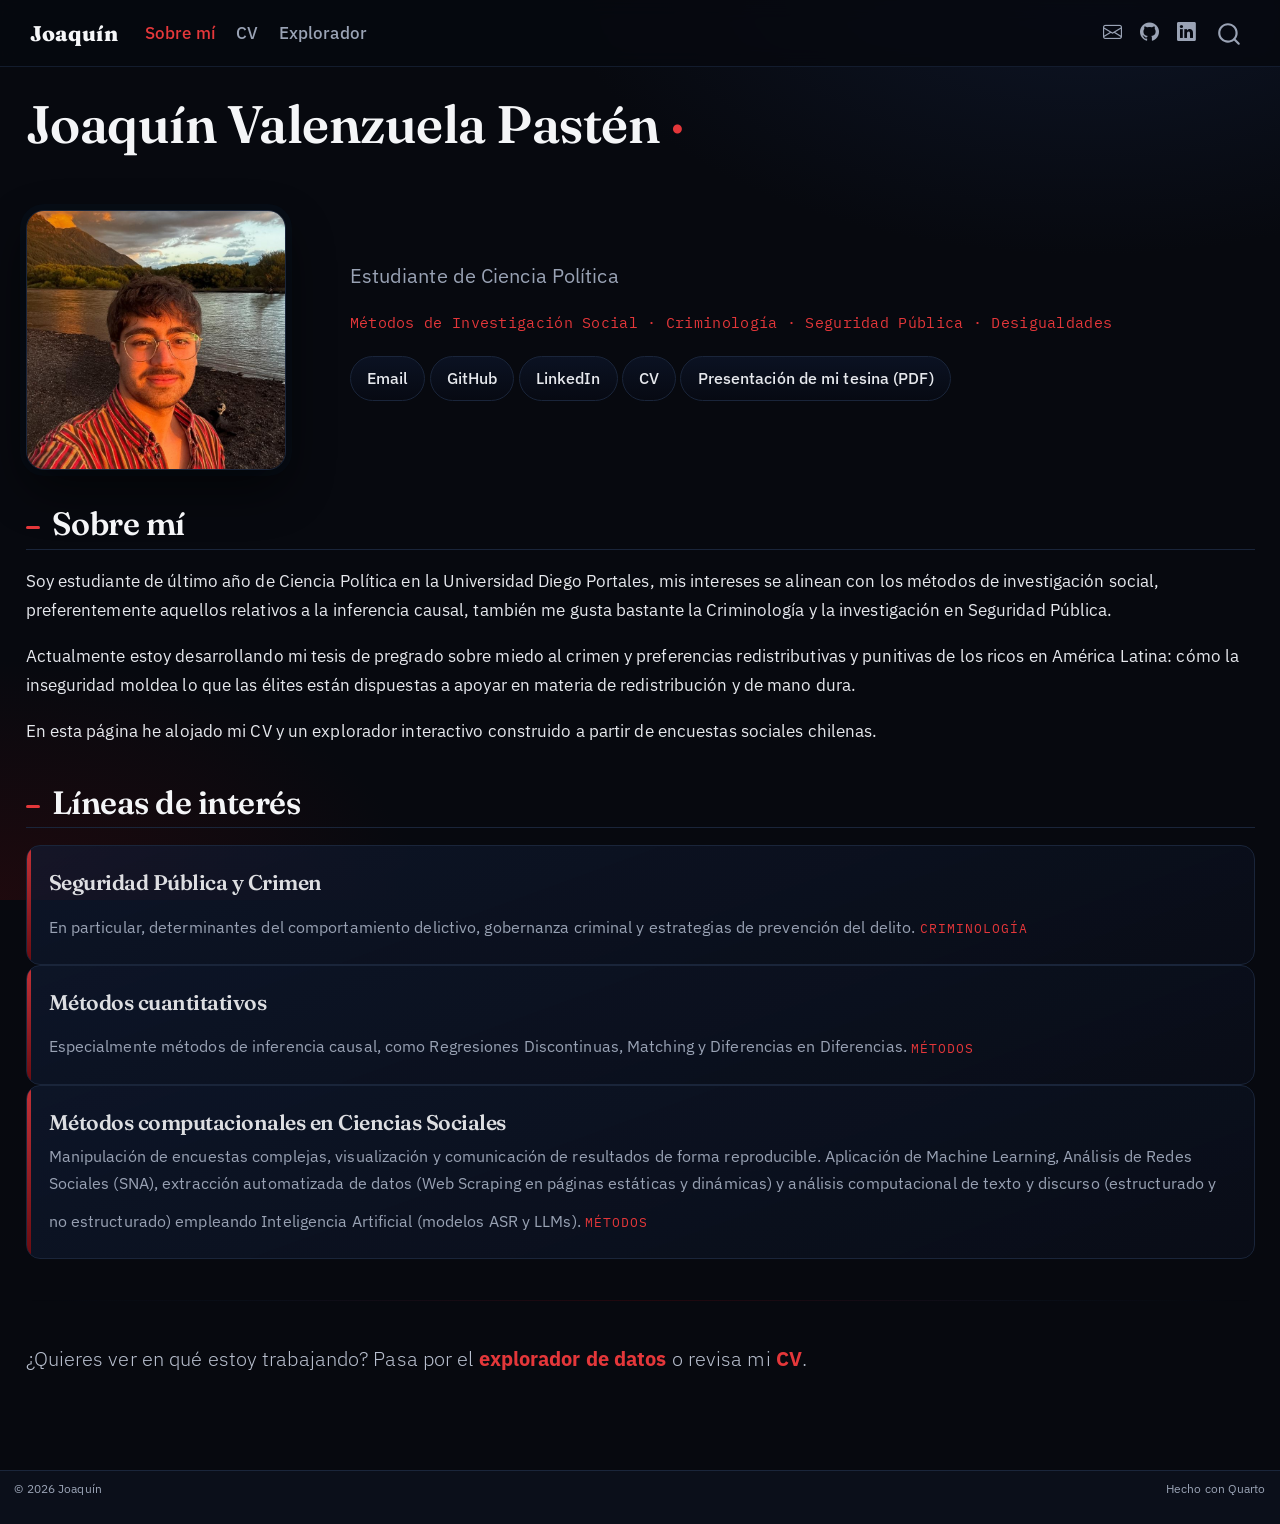
<file: index.html>
<!DOCTYPE html>
<html xmlns="http://www.w3.org/1999/xhtml" lang="en" xml:lang="en"><head>

<meta charset="utf-8">
<meta name="generator" content="quarto-1.11.9">

<meta name="viewport" content="width=device-width, initial-scale=1.0, user-scalable=yes">


<title>Joaquín</title>
<style>
/* Default styles provided by pandoc.
** See https://pandoc.org/MANUAL.html#variables-for-html for config info.
*/
span.smallcaps{font-variant: small-caps;}
div.columns{display: flex; gap: 1.5em;}
div.column{flex: auto;}
@media screen {
div.columns{gap: min(4vw, 1.5em);}
div.column{overflow-x: auto;}
}
div.hanging-indent{margin-left: 1.5em; text-indent: -1.5em;}
ul.task-list{list-style: none;}
ul.task-list li input[type="checkbox"] {
  width: 0.8em;
  margin: 0 0.8em 0.2em -1em; /* quarto-specific, see https://github.com/quarto-dev/quarto-cli/issues/4556 */ 
  vertical-align: middle;
}
</style>


<script src="site_libs/quarto-nav/quarto-nav.js"></script>
<script src="site_libs/clipboard/clipboard.min.js"></script>
<script src="site_libs/quarto-search/autocomplete.umd.js"></script>
<script src="site_libs/quarto-search/fuse.min.js"></script>
<script src="site_libs/quarto-search/quarto-search.js"></script>
<meta name="quarto:offset" content="./">
<link href="./img/perfil.jpg" rel="icon" type="image/jpeg">
<script src="site_libs/quarto-html/quarto.js" type="module"></script>
<script src="site_libs/quarto-html/tabsets/tabsets.js" type="module"></script>
<script src="site_libs/quarto-html/scrollable-regions/scrollable-regions.js" type="module"></script>
<script src="site_libs/quarto-html/popper.min.js"></script>
<script src="site_libs/quarto-html/tippy.umd.min.js"></script>
<script src="site_libs/quarto-html/anchor.min.js"></script>
<link href="site_libs/quarto-html/tippy.css" rel="stylesheet">
<link href="site_libs/quarto-html/quarto-syntax-highlighting-dark-6e88cfe7306545196a9fbd2ac5a97391.css" rel="stylesheet" id="quarto-text-highlighting-styles">
<script src="site_libs/bootstrap/bootstrap.min.js"></script>
<link href="site_libs/bootstrap/bootstrap-icons.css" rel="stylesheet">
<link href="site_libs/bootstrap/bootstrap-ecc3446a2a906ebb3a8d91943db4809a.min.css" rel="stylesheet" append-hash="true" id="quarto-bootstrap" data-mode="dark">
<script id="quarto-search-options" type="application/json">{
  "location": "navbar",
  "copy-button": false,
  "collapse-after": 3,
  "panel-placement": "end",
  "type": "overlay",
  "limit": 50,
  "keyboard-shortcut": [
    "f",
    "/",
    "s"
  ],
  "show-item-context": false,
  "language": {
    "search-no-results-text": "No results",
    "search-matching-documents-text": "matching documents",
    "search-copy-link-title": "Copy link to search",
    "search-hide-matches-text": "Hide additional matches",
    "search-more-match-text": "more match in this document",
    "search-more-matches-text": "more matches in this document",
    "search-clear-button-title": "Clear",
    "search-text-placeholder": "",
    "search-detached-cancel-button-title": "Cancel",
    "search-submit-button-title": "Submit",
    "search-label": "Search"
  }
}</script>
<style>html{ scroll-behavior: smooth; }</style>


<link rel="stylesheet" href="styles.css">
</head>

<body class="nav-fixed quarto-light"><a id="quarto-skip-link" class="visually-hidden-focusable" href="#quarto-document-content">Skip to main content</a>

<div id="quarto-search-results"></div>
  <header id="quarto-header" class="headroom fixed-top">
    <nav class="navbar navbar-expand-lg " data-bs-theme="dark" aria-label="Site">
      <div class="navbar-container container-fluid">
      <div class="navbar-brand-container mx-auto">
    <a class="navbar-brand" href="./index.html">
    <span class="navbar-title">Joaquín</span>
    </a>
  </div>
          <button class="navbar-toggler" type="button" data-bs-toggle="collapse" data-bs-target="#navbarCollapse" aria-controls="navbarCollapse" aria-expanded="false" aria-label="Toggle navigation" onclick="if (window.quartoToggleHeadroom) { window.quartoToggleHeadroom(); }">
  <span class="navbar-toggler-icon"></span>
</button>
          <div class="collapse navbar-collapse" id="navbarCollapse">
            <ul class="navbar-nav navbar-nav-scroll me-auto">
  <li class="nav-item">
    <a class="nav-link active" href="./index.html" aria-current="page"> 
<span class="menu-text">Sobre mí</span></a>
  </li>  
  <li class="nav-item">
    <a class="nav-link" href="./cv.html"> 
<span class="menu-text">CV</span></a>
  </li>  
  <li class="nav-item">
    <a class="nav-link" href="./explorador.html"> 
<span class="menu-text">Explorador</span></a>
  </li>  
</ul>
            <ul class="navbar-nav navbar-nav-scroll ms-auto">
  <li class="nav-item compact">
    <a class="nav-link" href="mailto:joaquinvapasten@gmail.com"> <i class="bi bi-envelope" role="img" aria-label="Email">
</i> 
<span class="menu-text"></span></a>
  </li>  
  <li class="nav-item compact">
    <a class="nav-link" href="https://github.com/joaquinvapasten"> <i class="bi bi-github" role="img" aria-label="GitHub">
</i> 
<span class="menu-text"></span></a>
  </li>  
  <li class="nav-item compact">
    <a class="nav-link" href="https://www.linkedin.com/in/joaqu%C3%ADn-valenzuela-past%C3%A9n-66ba12273/"> <i class="bi bi-linkedin" role="img" aria-label="LinkedIn">
</i> 
<span class="menu-text"></span></a>
  </li>  
</ul>
          </div> <!-- /navcollapse -->
            <div class="quarto-navbar-tools">
</div>
            <div id="quarto-search" class="" title="Search"></div>
      </div> <!-- /container-fluid -->
    </nav>
</header>
<!-- content -->
<div id="quarto-content" class="quarto-container page-columns page-rows-contents page-layout-full page-navbar">
<!-- sidebar -->
<!-- margin-sidebar -->
    
<!-- main -->
<main class="content column-page" id="quarto-document-content" tabindex="-1"><header id="title-block-header" class="quarto-title-block"><h1 class="hero__name title display-7">
Joaquín Valenzuela Pastén&nbsp;<span style="color:#e5383b">·</span>
</h1></header>




<div class="hero">
<p><img src="img/perfil.jpg" class="hero__photo img-fluid" alt="Foto de perfil"></p>
<div class="hero__text">

<p class="hero__role">
Estudiante de Ciencia Política
</p>
<p class="hero__tags">
Métodos de Investigación Social · Criminología · Seguridad Pública · Desigualdades
</p>
<div class="btn-link-row">
<p><a href="mailto:joaquinvapasten@gmail.com" class="pill">Email</a> <a href="https://github.com/joaquinvapasten" class="pill">GitHub</a> <a href="https://www.linkedin.com/in/joaqu%C3%ADn-valenzuela-past%C3%A9n-66ba12273/" class="pill">LinkedIn</a> <a href="./cv.html" class="pill">CV</a> <a href="presentacion.pdf" class="pill">Presentación de mi tesina (PDF)</a></p>
</div>
</div>
</div>
<section id="sobre-mí" class="level2">
<h2 class="anchored" data-anchor-id="sobre-mí">Sobre mí</h2>
<p>Soy estudiante de último año de Ciencia Política en la Universidad Diego Portales, mis intereses se alinean con los métodos de investigación social, preferentemente aquellos relativos a la inferencia causal, también me gusta bastante la Criminología y la investigación en Seguridad Pública.</p>
<p>Actualmente estoy desarrollando mi tesis de pregrado sobre miedo al crimen y preferencias redistributivas y punitivas de los ricos en América Latina: cómo la inseguridad moldea lo que las élites están dispuestas a apoyar en materia de redistribución y de mano dura.</p>
<p>En esta página he alojado mi CV y un explorador interactivo construido a partir de encuestas sociales chilenas.</p>
</section>
<section id="líneas-de-interés" class="level2">
<h2 class="anchored" data-anchor-id="líneas-de-interés">Líneas de interés</h2>
<section id="seguridad-pública-y-crimen" class="level3 vcard">
<h3 class="anchored" data-anchor-id="seguridad-pública-y-crimen">Seguridad Pública y Crimen</h3>
<p>En particular, determinantes del comportamiento delictivo, gobernanza criminal y estrategias de prevención del delito. <span class="tag">Criminología</span></p>
</section>
<section id="métodos-cuantitativos" class="level3 vcard">
<h3 class="anchored" data-anchor-id="métodos-cuantitativos">Métodos cuantitativos</h3>
<p>Especialmente métodos de inferencia causal, como Regresiones Discontinuas, Matching y Diferencias en Diferencias. <span class="tag">Métodos</span></p>
</section>
<section id="métodos-computacionales-en-ciencias-sociales" class="level3 vcard">
<h3 class="anchored" data-anchor-id="métodos-computacionales-en-ciencias-sociales">Métodos computacionales en Ciencias Sociales</h3>
<p>Manipulación de encuestas complejas, visualización y comunicación de resultados de forma reproducible. Aplicación de Machine Learning, Análisis de Redes Sociales (SNA), extracción automatizada de datos (Web Scraping en páginas estáticas y dinámicas) y análisis computacional de texto y discurso (estructurado y no estructurado) empleando Inteligencia Artificial (modelos ASR y LLMs). <span class="tag">Métodos</span></p>
</section>
<hr>
<div class="lead">
<p>¿Quieres ver en qué estoy trabajando? Pasa por el <a href="./explorador.html"><strong>explorador de datos</strong></a> o revisa mi <a href="./cv.html"><strong>CV</strong></a>.</p>
</div>


</section>

</main> <!-- /main -->
<script id="quarto-html-after-body" type="application/javascript">
  window.document.addEventListener("DOMContentLoaded", function (event) {
    const icon = "";
    const anchorJS = new window.AnchorJS();
    anchorJS.options = {
      placement: 'right',
      icon: icon
    };
    anchorJS.add('.anchored');
    const isCodeAnnotation = (el) => {
      for (const clz of el.classList) {
        if (clz.startsWith('code-annotation-')) {                     
          return true;
        }
      }
      return false;
    }
    const onCopySuccess = function(e) {
      // button target
      const button = e.trigger;
      // don't keep focus
      button.blur();
      // flash "checked"
      button.classList.add('code-copy-button-checked');
      var currentTitle = button.getAttribute("title");
      button.setAttribute("title", "Copied!");
      let tooltip;
      if (window.bootstrap) {
        button.setAttribute("data-bs-toggle", "tooltip");
        button.setAttribute("data-bs-placement", "left");
        button.setAttribute("data-bs-title", "Copied!");
        tooltip = new bootstrap.Tooltip(button, 
          { trigger: "manual", 
            customClass: "code-copy-button-tooltip",
            offset: [0, -8]});
        tooltip.show();    
      }
      setTimeout(function() {
        if (tooltip) {
          tooltip.hide();
          button.removeAttribute("data-bs-title");
          button.removeAttribute("data-bs-toggle");
          button.removeAttribute("data-bs-placement");
        }
        button.setAttribute("title", currentTitle);
        button.classList.remove('code-copy-button-checked');
      }, 1000);
      // clear code selection
      e.clearSelection();
    }
    const getTextToCopy = function(trigger) {
      const outerScaffold = trigger.parentElement.cloneNode(true);
      const codeEl = outerScaffold.querySelector('code');
      for (const childEl of codeEl.children) {
        if (isCodeAnnotation(childEl)) {
          childEl.remove();
        }
      }
      return codeEl.innerText;
    }
    const clipboard = new window.ClipboardJS('.code-copy-button:not([data-in-quarto-modal])', {
      text: getTextToCopy
    });
    clipboard.on('success', onCopySuccess);
    if (window.document.getElementById('quarto-embedded-source-code-modal')) {
      const clipboardModal = new window.ClipboardJS('.code-copy-button[data-in-quarto-modal]', {
        text: getTextToCopy,
        container: window.document.getElementById('quarto-embedded-source-code-modal')
      });
      clipboardModal.on('success', onCopySuccess);
    }
      var localhostRegex = new RegExp(/^(?:http|https):\/\/localhost\:?[0-9]*\//);
      var mailtoRegex = new RegExp(/^mailto:/);
        var filterRegex = new RegExp("https:\/\/joaquinvapasten\.github\.io");
      const newWindowLabel = "(opens in a new tab)";
      const newWindowNoteId = "quarto-ext-newwindow-label";
      // Links reference one hidden label through aria-describedby, so the
      // announcement never changes their accessible name.
      var describeNewWindow = (link) => {
        if (!window.document.getElementById(newWindowNoteId)) {
          var newWindowNote = window.document.createElement("span");
          newWindowNote.id = newWindowNoteId;
          newWindowNote.hidden = true;
          newWindowNote.textContent = newWindowLabel;
          window.document.body.appendChild(newWindowNote);
        }
        var describedBy = (link.getAttribute("aria-describedby") || "").split(/\s+/).filter(Boolean);
        if (!describedBy.includes(newWindowNoteId)) {
          describedBy.push(newWindowNoteId);
          link.setAttribute("aria-describedby", describedBy.join(" "));
        }
      }
      var isInternal = (href) => {
          return filterRegex.test(href) || localhostRegex.test(href) || mailtoRegex.test(href);
      }
      // Inspect non-navigation links and adorn them if external
      window.quartoDecorateExternalLinks = function (root) {
     var links = (root || window.document).querySelectorAll('a[href]:not(.nav-link):not(.navbar-brand):not(.toc-action):not(.sidebar-link):not(.sidebar-item-toggle):not(.pagination-link):not(.no-external):not([aria-hidden]):not(.dropdown-item):not(.quarto-navigation-tool):not(.about-link)');
      for (var i=0; i<links.length; i++) {
        const link = links[i];
        if (!isInternal(link.href)) {
          // undo the damage that might have been done by quarto-nav.js in the case of
          // links that we want to consider external
          if (link.dataset.originalHref !== undefined) {
            link.href = link.dataset.originalHref;
          }
            // target, if specified
            link.setAttribute("target", "_blank");
            if (link.getAttribute("rel") === null) {
              link.setAttribute("rel", "noopener");
            }
            describeNewWindow(link);
          if (!link.classList.contains('no-external-icon')) {
          }
        }
      }
      };
      window.quartoDecorateExternalLinks(window.document);
    // Esc closes the popup (WCAG 1.4.13) and focus leaving both trigger and
    // popup closes it (WCAG 2.4.11); tippy handles neither for interactive popups.
    const hideOnEscAndFocusOut = {
      name: 'hideOnEscAndFocusOut',
      defaultValue: true,
      fn(instance) {
        const dismiss = () => {
          // A show scheduled by the trigger delay would otherwise reopen it
          instance.clearDelayTimeouts();
          instance.hide();
        };
        const onKeyDown = (event) => {
          if (event.key !== 'Escape') {
            return;
          }
          // Keep Esc from also reaching page handlers (e.g. reveal.js overview),
          // except an open reveal.js slide menu, which Esc should close too.
          // The menu handles keys only when its keyboard option is on.
          const menuHandlesEsc = window.Reveal?.getPlugin?.('menu')?.isOpen() &&
            window.Reveal.getConfig().menu?.keyboard !== false;
          if (!menuHandlesEsc) {
            event.stopPropagation();
          }
          if (instance.popper.contains(window.document.activeElement)) {
            // Disabled while refocusing so the focus trigger does not reopen it
            instance.disable();
            instance.reference.focus();
            instance.enable();
          }
          dismiss();
        };
        const onFocusOut = (event) => {
          const target = event.relatedTarget;
          if (target && !instance.reference.contains(target) &&
              !instance.popper.contains(target)) {
            dismiss();
          }
        };
        // On the trigger too: a click trigger (code-annotations: select) has no
        // blur handling. Attached for the instance's lifetime so leaving the
        // trigger also cancels a show still pending on the trigger delay.
        instance.reference.addEventListener('focusout', onFocusOut);
        return {
          onShow() {
            window.document.addEventListener('keydown', onKeyDown, true);
            instance.popper.addEventListener('focusout', onFocusOut);
          },
          onHide() {
            window.document.removeEventListener('keydown', onKeyDown, true);
            instance.popper.removeEventListener('focusout', onFocusOut);
          },
          onDestroy() {
            instance.reference.removeEventListener('focusout', onFocusOut);
          },
        };
      },
    };
    function tippyHover(el, contentFn, onTriggerFn, onUntriggerFn) {
      const config = {
        allowHTML: true,
        maxWidth: 500,
        delay: 100,
        arrow: false,
        appendTo: function(el) {
            return el.parentElement;
        },
        interactive: true,
        interactiveBorder: 10,
        theme: 'quarto',
        placement: 'bottom-start',
        plugins: [hideOnEscAndFocusOut],
      };
      if (contentFn) {
        config.content = contentFn;
      }
      if (onTriggerFn) {
        config.onTrigger = onTriggerFn;
      }
      if (onUntriggerFn) {
        config.onUntrigger = onUntriggerFn;
      }
      window.tippy(el, config); 
    }
    const noterefs = window.document.querySelectorAll('a[role="doc-noteref"]');
    for (var i=0; i<noterefs.length; i++) {
      const ref = noterefs[i];
      tippyHover(ref, function() {
        // use id or data attribute instead here
        let href = ref.getAttribute('data-footnote-href') || ref.getAttribute('href');
        try { href = new URL(href).hash; } catch {}
        const id = href.replace(/^#\/?/, "");
        const note = window.document.getElementById(id);
        if (note) {
          return note.innerHTML;
        } else {
          return "";
        }
      });
    }
    const xrefs = window.document.querySelectorAll('a.quarto-xref');
    const processXRef = (id, note) => {
      // Strip column container classes
      const stripColumnClz = (el) => {
        el.classList.remove("page-full", "page-columns");
        if (el.children) {
          for (const child of el.children) {
            stripColumnClz(child);
          }
        }
      }
      stripColumnClz(note)
      if (id === null || id.startsWith('sec-')) {
        // Special case sections, only their first couple elements
        const container = document.createElement("div");
        if (note.children && note.children.length > 2) {
          container.appendChild(note.children[0].cloneNode(true));
          for (let i = 1; i < note.children.length; i++) {
            const child = note.children[i];
            if (child.tagName === "P" && child.innerText === "") {
              continue;
            } else {
              container.appendChild(child.cloneNode(true));
              break;
            }
          }
          if (window.Quarto?.typesetMath) {
            window.Quarto.typesetMath(container);
          }
          return container.innerHTML
        } else {
          if (window.Quarto?.typesetMath) {
            window.Quarto.typesetMath(note);
          }
          return note.innerHTML;
        }
      } else {
        // Remove any anchor links if they are present
        const anchorLink = note.querySelector('a.anchorjs-link');
        if (anchorLink) {
          anchorLink.remove();
        }
        if (window.Quarto?.typesetMath) {
          window.Quarto.typesetMath(note);
        }
        if (note.classList.contains("callout")) {
          return note.outerHTML;
        } else {
          return note.innerHTML;
        }
      }
    }
    for (var i=0; i<xrefs.length; i++) {
      const xref = xrefs[i];
      tippyHover(xref, undefined, function(instance) {
        instance.disable();
        let url = xref.getAttribute('href');
        let hash = undefined; 
        if (url.startsWith('#')) {
          hash = url;
        } else {
          try { hash = new URL(url).hash; } catch {}
        }
        if (hash) {
          const id = hash.replace(/^#\/?/, "");
          const note = window.document.getElementById(id);
          if (note !== null) {
            try {
              const html = processXRef(id, note.cloneNode(true));
              instance.setContent(html);
            } finally {
              instance.enable();
              instance.show();
            }
          } else {
            // See if we can fetch this
            fetch(url.split('#')[0])
            .then(res => res.text())
            .then(html => {
              const parser = new DOMParser();
              const htmlDoc = parser.parseFromString(html, "text/html");
              const note = htmlDoc.getElementById(id);
              if (note !== null) {
                const html = processXRef(id, note);
                instance.setContent(html);
              } 
            }).finally(() => {
              instance.enable();
              instance.show();
            });
          }
        } else {
          // See if we can fetch a full url (with no hash to target)
          // This is a special case and we should probably do some content thinning / targeting
          fetch(url)
          .then(res => res.text())
          .then(html => {
            const parser = new DOMParser();
            const htmlDoc = parser.parseFromString(html, "text/html");
            const note = htmlDoc.querySelector('main.content');
            if (note !== null) {
              // This should only happen for chapter cross references
              // (since there is no id in the URL)
              // remove the first header
              if (note.children.length > 0 && note.children[0].tagName === "HEADER") {
                note.children[0].remove();
              }
              const html = processXRef(null, note);
              instance.setContent(html);
            } 
          }).finally(() => {
            instance.enable();
            instance.show();
          });
        }
      }, function(instance) {
      });
    }
        let selectedAnnoteEl;
        const selectorForAnnotation = ( cell, annotation) => {
          let cellAttr = 'data-code-cell="' + cell + '"';
          let lineAttr = 'data-code-annotation="' +  annotation + '"';
          const selector = 'span[' + cellAttr + '][' + lineAttr + ']';
          return selector;
        }
        const selectCodeLines = (annoteEl) => {
          const doc = window.document;
          const targetCell = annoteEl.getAttribute("data-target-cell");
          const targetAnnotation = annoteEl.getAttribute("data-target-annotation");
          const annoteSpan = window.document.querySelector(selectorForAnnotation(targetCell, targetAnnotation));
          const lines = annoteSpan.getAttribute("data-code-lines").split(",");
          const lineIds = lines.map((line) => {
            return targetCell + "-" + line;
          })
          // Each band is positioned against its own containing block, which is
          // not the offsetParent of the lines, so place it from client rects.
          const placeBand = (band, firstEl, lastEl, codeBlock) => {
            const container = band.offsetParent;
            if (container === null) {
              return;
            }
            const containerRect = container.getBoundingClientRect();
            // Reveal.js scales slides with a transform, so convert client
            // pixels back to the CSS pixels of the container.
            const scale = containerRect.height / container.offsetHeight || 1;
            const firstRect = firstEl.getBoundingClientRect();
            const lastRect = lastEl.getBoundingClientRect();
            const top = (firstRect.top - containerRect.top) / scale - container.clientTop + container.scrollTop;
            const height = (lastRect.bottom - firstRect.top) / scale;
            band.style.top = top - 2 + "px";
            band.style.height = height + 4 + "px";
            if (codeBlock) {
              // Without the copy button wrapper, the containing block is wider
              // than the code block, so span the code block explicitly.
              const blockRect = codeBlock.getBoundingClientRect();
              band.style.left = (blockRect.left - containerRect.left) / scale - container.clientLeft + container.scrollLeft + "px";
              band.style.width = blockRect.width / scale + "px";
            }
          };
          if (lineIds.length > 0) {
            const el = window.document.getElementById(lineIds[0]);
            const lastEl = window.document.getElementById(lineIds[lineIds.length - 1]);
            const parent = el.parentElement.parentElement;
            // cook up a div (if necessary) and position it
            let div = window.document.getElementById("code-annotation-line-highlight");
            if (div === null) {
              div = window.document.createElement("div");
              div.setAttribute("id", "code-annotation-line-highlight");
              div.style.position = 'absolute';
              parent.appendChild(div);
            }
            placeBand(div, el, lastEl, parent.closest("div.sourceCode") || parent);
            let gutterDiv = window.document.getElementById("code-annotation-line-highlight-gutter");
            if (gutterDiv === null) {
              gutterDiv = window.document.createElement("div");
              gutterDiv.setAttribute("id", "code-annotation-line-highlight-gutter");
              gutterDiv.style.position = 'absolute';
              const codeCell = window.document.getElementById(targetCell);
              const gutter = codeCell.querySelector('.code-annotation-gutter');
              gutter.appendChild(gutterDiv);
            }
            placeBand(gutterDiv, el, lastEl);
            selectedAnnoteEl = annoteEl;
          }
        };
        const unselectCodeLines = () => {
          const elementsIds = ["code-annotation-line-highlight", "code-annotation-line-highlight-gutter"];
          elementsIds.forEach((elId) => {
            const div = window.document.getElementById(elId);
            if (div) {
              div.remove();
            }
          });
          selectedAnnoteEl = undefined;
        };
          // Handle positioning of the toggle
      window.addEventListener(
        "resize",
        throttle(() => {
          elRect = undefined;
          if (selectedAnnoteEl) {
            selectCodeLines(selectedAnnoteEl);
          }
        }, 10)
      );
      function throttle(fn, ms) {
      let throttle = false;
      let timer;
        return (...args) => {
          if(!throttle) { // first call gets through
              fn.apply(this, args);
              throttle = true;
          } else { // all the others get throttled
              if(timer) clearTimeout(timer); // cancel #2
              timer = setTimeout(() => {
                fn.apply(this, args);
                timer = throttle = false;
              }, ms);
          }
        };
      }
        // Attach click handler to the DT
        const annoteDls = window.document.querySelectorAll('dt[data-target-cell]');
        for (const annoteDlNode of annoteDls) {
          annoteDlNode.addEventListener('click', (event) => {
            const clickedEl = event.target;
            if (clickedEl !== selectedAnnoteEl) {
              unselectCodeLines();
              const activeEl = window.document.querySelector('dt[data-target-cell].code-annotation-active');
              if (activeEl) {
                activeEl.classList.remove('code-annotation-active');
              }
              selectCodeLines(clickedEl);
              clickedEl.classList.add('code-annotation-active');
            } else {
              // Unselect the line
              unselectCodeLines();
              clickedEl.classList.remove('code-annotation-active');
            }
          });
        }
    const findCites = (el) => {
      const parentEl = el.parentElement;
      if (parentEl) {
        const cites = parentEl.dataset.cites;
        if (cites) {
          return {
            el,
            cites: cites.split(' ')
          };
        } else {
          return findCites(el.parentElement)
        }
      } else {
        return undefined;
      }
    };
    var bibliorefs = window.document.querySelectorAll('a[role="doc-biblioref"]');
    for (var i=0; i<bibliorefs.length; i++) {
      const ref = bibliorefs[i];
      const citeInfo = findCites(ref);
      if (citeInfo) {
        tippyHover(citeInfo.el, function() {
          var popup = window.document.createElement('div');
          citeInfo.cites.forEach(function(cite) {
            var citeDiv = window.document.createElement('div');
            citeDiv.classList.add('hanging-indent');
            citeDiv.classList.add('csl-entry');
            var biblioDiv = window.document.getElementById('ref-' + cite);
            if (biblioDiv) {
              citeDiv.innerHTML = biblioDiv.innerHTML;
            }
            popup.appendChild(citeDiv);
          });
          return popup.innerHTML;
        });
      }
    }
  });
  </script>
  <script type="application/javascript">
  window.quartoScrollableRegionsLabels = {"code":"Scrollable code","output":"Scrollable output"};
  </script>
</div> <!-- /content -->
<footer class="footer">
  <div class="nav-footer">
    <div class="nav-footer-left">
<p>© 2026 Joaquín</p>
</div>   
    <div class="nav-footer-center">
      &nbsp;
    </div>
    <div class="nav-footer-right">
<p>Hecho con <a href="https://quarto.org">Quarto</a></p>
</div>
  </div>
</footer>




<script src="site_libs/quarto-html/zenscroll-min.js"></script>
</body></html>
</file>
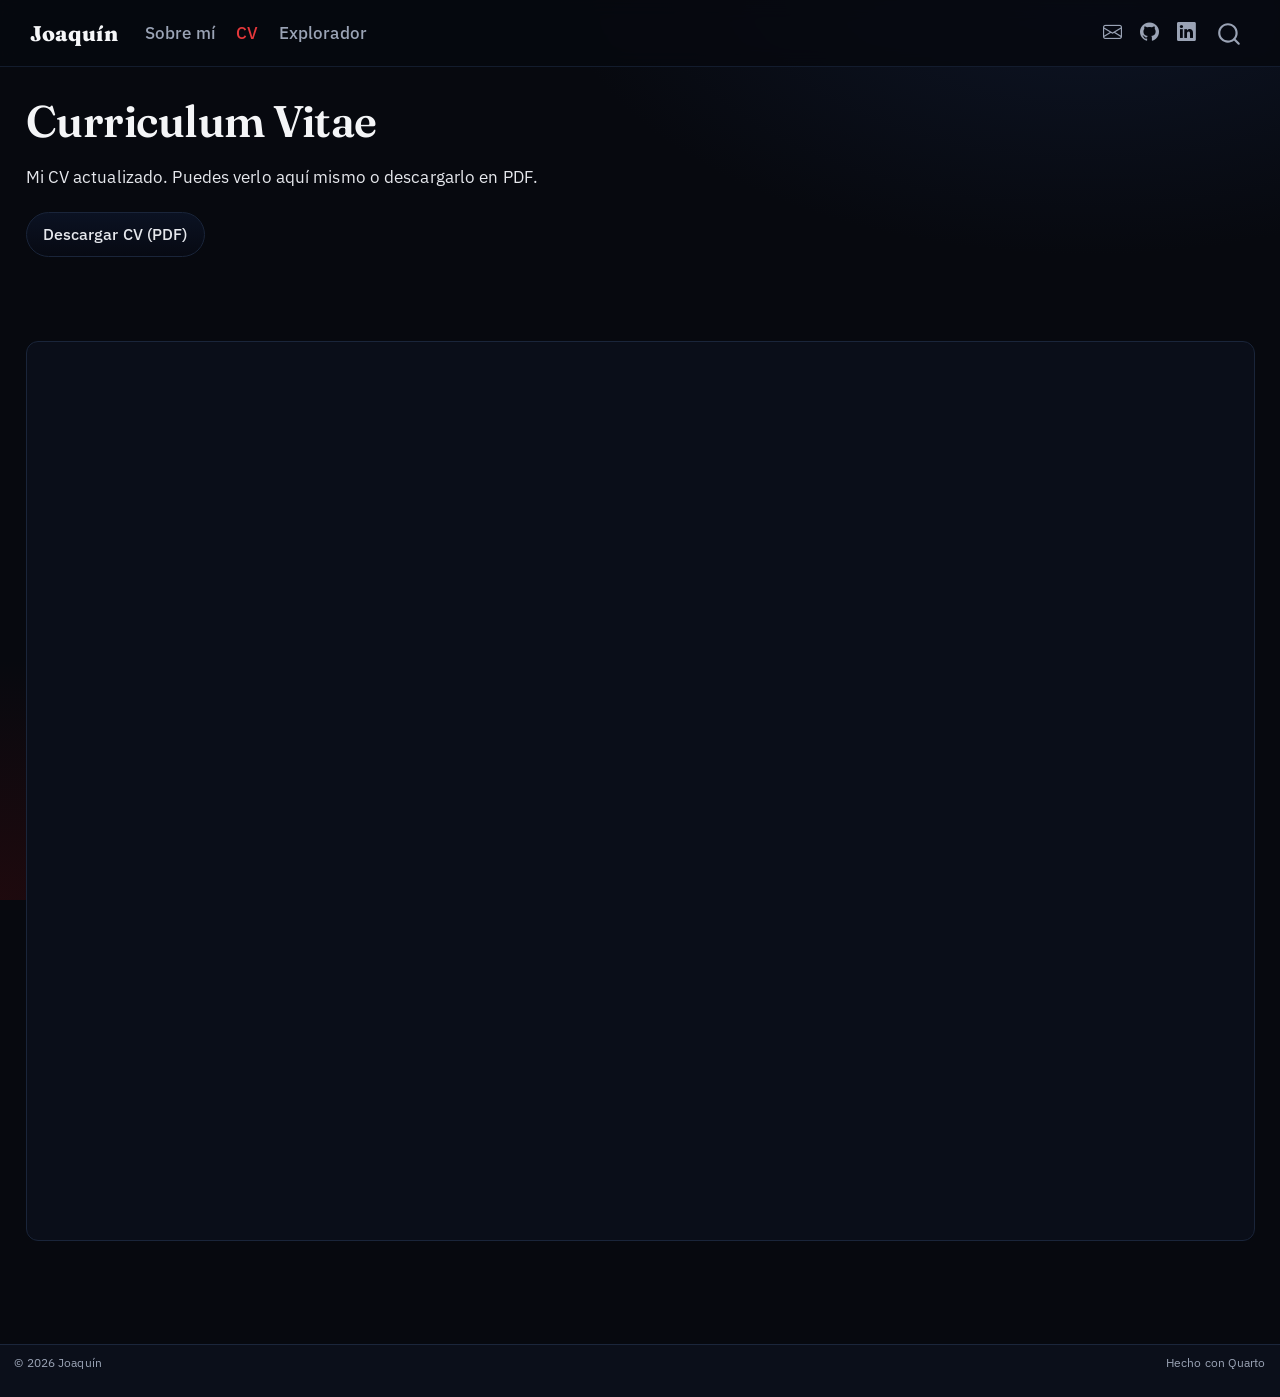
<file: cv.html>
<!DOCTYPE html>
<html xmlns="http://www.w3.org/1999/xhtml" lang="en" xml:lang="en"><head>

<meta charset="utf-8">
<meta name="generator" content="quarto-1.11.9">

<meta name="viewport" content="width=device-width, initial-scale=1.0, user-scalable=yes">


<title>Curriculum Vitae – Joaquín</title>
<style>
/* Default styles provided by pandoc.
** See https://pandoc.org/MANUAL.html#variables-for-html for config info.
*/
span.smallcaps{font-variant: small-caps;}
div.columns{display: flex; gap: 1.5em;}
div.column{flex: auto;}
@media screen {
div.columns{gap: min(4vw, 1.5em);}
div.column{overflow-x: auto;}
}
div.hanging-indent{margin-left: 1.5em; text-indent: -1.5em;}
ul.task-list{list-style: none;}
ul.task-list li input[type="checkbox"] {
  width: 0.8em;
  margin: 0 0.8em 0.2em -1em; /* quarto-specific, see https://github.com/quarto-dev/quarto-cli/issues/4556 */ 
  vertical-align: middle;
}
</style>


<script src="site_libs/quarto-nav/quarto-nav.js"></script>
<script src="site_libs/clipboard/clipboard.min.js"></script>
<script src="site_libs/quarto-search/autocomplete.umd.js"></script>
<script src="site_libs/quarto-search/fuse.min.js"></script>
<script src="site_libs/quarto-search/quarto-search.js"></script>
<meta name="quarto:offset" content="./">
<link href="./img/perfil.jpg" rel="icon" type="image/jpeg">
<script src="site_libs/quarto-html/quarto.js" type="module"></script>
<script src="site_libs/quarto-html/tabsets/tabsets.js" type="module"></script>
<script src="site_libs/quarto-html/scrollable-regions/scrollable-regions.js" type="module"></script>
<script src="site_libs/quarto-html/popper.min.js"></script>
<script src="site_libs/quarto-html/tippy.umd.min.js"></script>
<script src="site_libs/quarto-html/anchor.min.js"></script>
<link href="site_libs/quarto-html/tippy.css" rel="stylesheet">
<link href="site_libs/quarto-html/quarto-syntax-highlighting-dark-6e88cfe7306545196a9fbd2ac5a97391.css" rel="stylesheet" id="quarto-text-highlighting-styles">
<script src="site_libs/bootstrap/bootstrap.min.js"></script>
<link href="site_libs/bootstrap/bootstrap-icons.css" rel="stylesheet">
<link href="site_libs/bootstrap/bootstrap-ecc3446a2a906ebb3a8d91943db4809a.min.css" rel="stylesheet" append-hash="true" id="quarto-bootstrap" data-mode="dark">
<script id="quarto-search-options" type="application/json">{
  "location": "navbar",
  "copy-button": false,
  "collapse-after": 3,
  "panel-placement": "end",
  "type": "overlay",
  "limit": 50,
  "keyboard-shortcut": [
    "f",
    "/",
    "s"
  ],
  "show-item-context": false,
  "language": {
    "search-no-results-text": "No results",
    "search-matching-documents-text": "matching documents",
    "search-copy-link-title": "Copy link to search",
    "search-hide-matches-text": "Hide additional matches",
    "search-more-match-text": "more match in this document",
    "search-more-matches-text": "more matches in this document",
    "search-clear-button-title": "Clear",
    "search-text-placeholder": "",
    "search-detached-cancel-button-title": "Cancel",
    "search-submit-button-title": "Submit",
    "search-label": "Search"
  }
}</script>
<style>html{ scroll-behavior: smooth; }</style>


<link rel="stylesheet" href="styles.css">
</head>

<body class="nav-fixed quarto-light"><a id="quarto-skip-link" class="visually-hidden-focusable" href="#quarto-document-content">Skip to main content</a>

<div id="quarto-search-results"></div>
  <header id="quarto-header" class="headroom fixed-top">
    <nav class="navbar navbar-expand-lg " data-bs-theme="dark" aria-label="Site">
      <div class="navbar-container container-fluid">
      <div class="navbar-brand-container mx-auto">
    <a class="navbar-brand" href="./index.html">
    <span class="navbar-title">Joaquín</span>
    </a>
  </div>
          <button class="navbar-toggler" type="button" data-bs-toggle="collapse" data-bs-target="#navbarCollapse" aria-controls="navbarCollapse" aria-expanded="false" aria-label="Toggle navigation" onclick="if (window.quartoToggleHeadroom) { window.quartoToggleHeadroom(); }">
  <span class="navbar-toggler-icon"></span>
</button>
          <div class="collapse navbar-collapse" id="navbarCollapse">
            <ul class="navbar-nav navbar-nav-scroll me-auto">
  <li class="nav-item">
    <a class="nav-link" href="./index.html"> 
<span class="menu-text">Sobre mí</span></a>
  </li>  
  <li class="nav-item">
    <a class="nav-link active" href="./cv.html" aria-current="page"> 
<span class="menu-text">CV</span></a>
  </li>  
  <li class="nav-item">
    <a class="nav-link" href="./explorador.html"> 
<span class="menu-text">Explorador</span></a>
  </li>  
</ul>
            <ul class="navbar-nav navbar-nav-scroll ms-auto">
  <li class="nav-item compact">
    <a class="nav-link" href="mailto:joaquinvapasten@gmail.com"> <i class="bi bi-envelope" role="img" aria-label="Email">
</i> 
<span class="menu-text"></span></a>
  </li>  
  <li class="nav-item compact">
    <a class="nav-link" href="https://github.com/joaquinvapasten"> <i class="bi bi-github" role="img" aria-label="GitHub">
</i> 
<span class="menu-text"></span></a>
  </li>  
  <li class="nav-item compact">
    <a class="nav-link" href="https://www.linkedin.com/in/joaqu%C3%ADn-valenzuela-past%C3%A9n-66ba12273/"> <i class="bi bi-linkedin" role="img" aria-label="LinkedIn">
</i> 
<span class="menu-text"></span></a>
  </li>  
</ul>
          </div> <!-- /navcollapse -->
            <div class="quarto-navbar-tools">
</div>
            <div id="quarto-search" class="" title="Search"></div>
      </div> <!-- /container-fluid -->
    </nav>
</header>
<!-- content -->
<div id="quarto-content" class="quarto-container page-columns page-rows-contents page-layout-full page-navbar">
<!-- sidebar -->
<!-- margin-sidebar -->
    
<!-- main -->
<main class="content column-page" id="quarto-document-content" tabindex="-1">

<header id="title-block-header" class="quarto-title-block default">
<div class="quarto-title">
<h1 class="title">Curriculum Vitae</h1>
</div>



<div class="quarto-title-meta column-page">

    
  
    
  </div>
  


</header>


<p>Mi CV actualizado. Puedes verlo aquí mismo o descargarlo en PDF.</p>
<div class="btn-link-row">
<p><a href="files/cv.pdf" class="pill" download="CV_Joaquin.pdf">Descargar CV (PDF)</a></p>
</div>
<p><br></p>
<iframe src="files/cv.pdf" width="100%" height="900px" style="border-radius:12px;">
Tu navegador no puede mostrar PDFs. <a href="files/cv.pdf">Descárgalo aquí</a>.
</iframe>



</main> <!-- /main -->
<script id="quarto-html-after-body" type="application/javascript">
  window.document.addEventListener("DOMContentLoaded", function (event) {
    const icon = "";
    const anchorJS = new window.AnchorJS();
    anchorJS.options = {
      placement: 'right',
      icon: icon
    };
    anchorJS.add('.anchored');
    const isCodeAnnotation = (el) => {
      for (const clz of el.classList) {
        if (clz.startsWith('code-annotation-')) {                     
          return true;
        }
      }
      return false;
    }
    const onCopySuccess = function(e) {
      // button target
      const button = e.trigger;
      // don't keep focus
      button.blur();
      // flash "checked"
      button.classList.add('code-copy-button-checked');
      var currentTitle = button.getAttribute("title");
      button.setAttribute("title", "Copied!");
      let tooltip;
      if (window.bootstrap) {
        button.setAttribute("data-bs-toggle", "tooltip");
        button.setAttribute("data-bs-placement", "left");
        button.setAttribute("data-bs-title", "Copied!");
        tooltip = new bootstrap.Tooltip(button, 
          { trigger: "manual", 
            customClass: "code-copy-button-tooltip",
            offset: [0, -8]});
        tooltip.show();    
      }
      setTimeout(function() {
        if (tooltip) {
          tooltip.hide();
          button.removeAttribute("data-bs-title");
          button.removeAttribute("data-bs-toggle");
          button.removeAttribute("data-bs-placement");
        }
        button.setAttribute("title", currentTitle);
        button.classList.remove('code-copy-button-checked');
      }, 1000);
      // clear code selection
      e.clearSelection();
    }
    const getTextToCopy = function(trigger) {
      const outerScaffold = trigger.parentElement.cloneNode(true);
      const codeEl = outerScaffold.querySelector('code');
      for (const childEl of codeEl.children) {
        if (isCodeAnnotation(childEl)) {
          childEl.remove();
        }
      }
      return codeEl.innerText;
    }
    const clipboard = new window.ClipboardJS('.code-copy-button:not([data-in-quarto-modal])', {
      text: getTextToCopy
    });
    clipboard.on('success', onCopySuccess);
    if (window.document.getElementById('quarto-embedded-source-code-modal')) {
      const clipboardModal = new window.ClipboardJS('.code-copy-button[data-in-quarto-modal]', {
        text: getTextToCopy,
        container: window.document.getElementById('quarto-embedded-source-code-modal')
      });
      clipboardModal.on('success', onCopySuccess);
    }
      var localhostRegex = new RegExp(/^(?:http|https):\/\/localhost\:?[0-9]*\//);
      var mailtoRegex = new RegExp(/^mailto:/);
        var filterRegex = new RegExp("https:\/\/joaquinvapasten\.github\.io");
      const newWindowLabel = "(opens in a new tab)";
      const newWindowNoteId = "quarto-ext-newwindow-label";
      // Links reference one hidden label through aria-describedby, so the
      // announcement never changes their accessible name.
      var describeNewWindow = (link) => {
        if (!window.document.getElementById(newWindowNoteId)) {
          var newWindowNote = window.document.createElement("span");
          newWindowNote.id = newWindowNoteId;
          newWindowNote.hidden = true;
          newWindowNote.textContent = newWindowLabel;
          window.document.body.appendChild(newWindowNote);
        }
        var describedBy = (link.getAttribute("aria-describedby") || "").split(/\s+/).filter(Boolean);
        if (!describedBy.includes(newWindowNoteId)) {
          describedBy.push(newWindowNoteId);
          link.setAttribute("aria-describedby", describedBy.join(" "));
        }
      }
      var isInternal = (href) => {
          return filterRegex.test(href) || localhostRegex.test(href) || mailtoRegex.test(href);
      }
      // Inspect non-navigation links and adorn them if external
      window.quartoDecorateExternalLinks = function (root) {
     var links = (root || window.document).querySelectorAll('a[href]:not(.nav-link):not(.navbar-brand):not(.toc-action):not(.sidebar-link):not(.sidebar-item-toggle):not(.pagination-link):not(.no-external):not([aria-hidden]):not(.dropdown-item):not(.quarto-navigation-tool):not(.about-link)');
      for (var i=0; i<links.length; i++) {
        const link = links[i];
        if (!isInternal(link.href)) {
          // undo the damage that might have been done by quarto-nav.js in the case of
          // links that we want to consider external
          if (link.dataset.originalHref !== undefined) {
            link.href = link.dataset.originalHref;
          }
            // target, if specified
            link.setAttribute("target", "_blank");
            if (link.getAttribute("rel") === null) {
              link.setAttribute("rel", "noopener");
            }
            describeNewWindow(link);
          if (!link.classList.contains('no-external-icon')) {
          }
        }
      }
      };
      window.quartoDecorateExternalLinks(window.document);
    // Esc closes the popup (WCAG 1.4.13) and focus leaving both trigger and
    // popup closes it (WCAG 2.4.11); tippy handles neither for interactive popups.
    const hideOnEscAndFocusOut = {
      name: 'hideOnEscAndFocusOut',
      defaultValue: true,
      fn(instance) {
        const dismiss = () => {
          // A show scheduled by the trigger delay would otherwise reopen it
          instance.clearDelayTimeouts();
          instance.hide();
        };
        const onKeyDown = (event) => {
          if (event.key !== 'Escape') {
            return;
          }
          // Keep Esc from also reaching page handlers (e.g. reveal.js overview),
          // except an open reveal.js slide menu, which Esc should close too.
          // The menu handles keys only when its keyboard option is on.
          const menuHandlesEsc = window.Reveal?.getPlugin?.('menu')?.isOpen() &&
            window.Reveal.getConfig().menu?.keyboard !== false;
          if (!menuHandlesEsc) {
            event.stopPropagation();
          }
          if (instance.popper.contains(window.document.activeElement)) {
            // Disabled while refocusing so the focus trigger does not reopen it
            instance.disable();
            instance.reference.focus();
            instance.enable();
          }
          dismiss();
        };
        const onFocusOut = (event) => {
          const target = event.relatedTarget;
          if (target && !instance.reference.contains(target) &&
              !instance.popper.contains(target)) {
            dismiss();
          }
        };
        // On the trigger too: a click trigger (code-annotations: select) has no
        // blur handling. Attached for the instance's lifetime so leaving the
        // trigger also cancels a show still pending on the trigger delay.
        instance.reference.addEventListener('focusout', onFocusOut);
        return {
          onShow() {
            window.document.addEventListener('keydown', onKeyDown, true);
            instance.popper.addEventListener('focusout', onFocusOut);
          },
          onHide() {
            window.document.removeEventListener('keydown', onKeyDown, true);
            instance.popper.removeEventListener('focusout', onFocusOut);
          },
          onDestroy() {
            instance.reference.removeEventListener('focusout', onFocusOut);
          },
        };
      },
    };
    function tippyHover(el, contentFn, onTriggerFn, onUntriggerFn) {
      const config = {
        allowHTML: true,
        maxWidth: 500,
        delay: 100,
        arrow: false,
        appendTo: function(el) {
            return el.parentElement;
        },
        interactive: true,
        interactiveBorder: 10,
        theme: 'quarto',
        placement: 'bottom-start',
        plugins: [hideOnEscAndFocusOut],
      };
      if (contentFn) {
        config.content = contentFn;
      }
      if (onTriggerFn) {
        config.onTrigger = onTriggerFn;
      }
      if (onUntriggerFn) {
        config.onUntrigger = onUntriggerFn;
      }
      window.tippy(el, config); 
    }
    const noterefs = window.document.querySelectorAll('a[role="doc-noteref"]');
    for (var i=0; i<noterefs.length; i++) {
      const ref = noterefs[i];
      tippyHover(ref, function() {
        // use id or data attribute instead here
        let href = ref.getAttribute('data-footnote-href') || ref.getAttribute('href');
        try { href = new URL(href).hash; } catch {}
        const id = href.replace(/^#\/?/, "");
        const note = window.document.getElementById(id);
        if (note) {
          return note.innerHTML;
        } else {
          return "";
        }
      });
    }
    const xrefs = window.document.querySelectorAll('a.quarto-xref');
    const processXRef = (id, note) => {
      // Strip column container classes
      const stripColumnClz = (el) => {
        el.classList.remove("page-full", "page-columns");
        if (el.children) {
          for (const child of el.children) {
            stripColumnClz(child);
          }
        }
      }
      stripColumnClz(note)
      if (id === null || id.startsWith('sec-')) {
        // Special case sections, only their first couple elements
        const container = document.createElement("div");
        if (note.children && note.children.length > 2) {
          container.appendChild(note.children[0].cloneNode(true));
          for (let i = 1; i < note.children.length; i++) {
            const child = note.children[i];
            if (child.tagName === "P" && child.innerText === "") {
              continue;
            } else {
              container.appendChild(child.cloneNode(true));
              break;
            }
          }
          if (window.Quarto?.typesetMath) {
            window.Quarto.typesetMath(container);
          }
          return container.innerHTML
        } else {
          if (window.Quarto?.typesetMath) {
            window.Quarto.typesetMath(note);
          }
          return note.innerHTML;
        }
      } else {
        // Remove any anchor links if they are present
        const anchorLink = note.querySelector('a.anchorjs-link');
        if (anchorLink) {
          anchorLink.remove();
        }
        if (window.Quarto?.typesetMath) {
          window.Quarto.typesetMath(note);
        }
        if (note.classList.contains("callout")) {
          return note.outerHTML;
        } else {
          return note.innerHTML;
        }
      }
    }
    for (var i=0; i<xrefs.length; i++) {
      const xref = xrefs[i];
      tippyHover(xref, undefined, function(instance) {
        instance.disable();
        let url = xref.getAttribute('href');
        let hash = undefined; 
        if (url.startsWith('#')) {
          hash = url;
        } else {
          try { hash = new URL(url).hash; } catch {}
        }
        if (hash) {
          const id = hash.replace(/^#\/?/, "");
          const note = window.document.getElementById(id);
          if (note !== null) {
            try {
              const html = processXRef(id, note.cloneNode(true));
              instance.setContent(html);
            } finally {
              instance.enable();
              instance.show();
            }
          } else {
            // See if we can fetch this
            fetch(url.split('#')[0])
            .then(res => res.text())
            .then(html => {
              const parser = new DOMParser();
              const htmlDoc = parser.parseFromString(html, "text/html");
              const note = htmlDoc.getElementById(id);
              if (note !== null) {
                const html = processXRef(id, note);
                instance.setContent(html);
              } 
            }).finally(() => {
              instance.enable();
              instance.show();
            });
          }
        } else {
          // See if we can fetch a full url (with no hash to target)
          // This is a special case and we should probably do some content thinning / targeting
          fetch(url)
          .then(res => res.text())
          .then(html => {
            const parser = new DOMParser();
            const htmlDoc = parser.parseFromString(html, "text/html");
            const note = htmlDoc.querySelector('main.content');
            if (note !== null) {
              // This should only happen for chapter cross references
              // (since there is no id in the URL)
              // remove the first header
              if (note.children.length > 0 && note.children[0].tagName === "HEADER") {
                note.children[0].remove();
              }
              const html = processXRef(null, note);
              instance.setContent(html);
            } 
          }).finally(() => {
            instance.enable();
            instance.show();
          });
        }
      }, function(instance) {
      });
    }
        let selectedAnnoteEl;
        const selectorForAnnotation = ( cell, annotation) => {
          let cellAttr = 'data-code-cell="' + cell + '"';
          let lineAttr = 'data-code-annotation="' +  annotation + '"';
          const selector = 'span[' + cellAttr + '][' + lineAttr + ']';
          return selector;
        }
        const selectCodeLines = (annoteEl) => {
          const doc = window.document;
          const targetCell = annoteEl.getAttribute("data-target-cell");
          const targetAnnotation = annoteEl.getAttribute("data-target-annotation");
          const annoteSpan = window.document.querySelector(selectorForAnnotation(targetCell, targetAnnotation));
          const lines = annoteSpan.getAttribute("data-code-lines").split(",");
          const lineIds = lines.map((line) => {
            return targetCell + "-" + line;
          })
          // Each band is positioned against its own containing block, which is
          // not the offsetParent of the lines, so place it from client rects.
          const placeBand = (band, firstEl, lastEl, codeBlock) => {
            const container = band.offsetParent;
            if (container === null) {
              return;
            }
            const containerRect = container.getBoundingClientRect();
            // Reveal.js scales slides with a transform, so convert client
            // pixels back to the CSS pixels of the container.
            const scale = containerRect.height / container.offsetHeight || 1;
            const firstRect = firstEl.getBoundingClientRect();
            const lastRect = lastEl.getBoundingClientRect();
            const top = (firstRect.top - containerRect.top) / scale - container.clientTop + container.scrollTop;
            const height = (lastRect.bottom - firstRect.top) / scale;
            band.style.top = top - 2 + "px";
            band.style.height = height + 4 + "px";
            if (codeBlock) {
              // Without the copy button wrapper, the containing block is wider
              // than the code block, so span the code block explicitly.
              const blockRect = codeBlock.getBoundingClientRect();
              band.style.left = (blockRect.left - containerRect.left) / scale - container.clientLeft + container.scrollLeft + "px";
              band.style.width = blockRect.width / scale + "px";
            }
          };
          if (lineIds.length > 0) {
            const el = window.document.getElementById(lineIds[0]);
            const lastEl = window.document.getElementById(lineIds[lineIds.length - 1]);
            const parent = el.parentElement.parentElement;
            // cook up a div (if necessary) and position it
            let div = window.document.getElementById("code-annotation-line-highlight");
            if (div === null) {
              div = window.document.createElement("div");
              div.setAttribute("id", "code-annotation-line-highlight");
              div.style.position = 'absolute';
              parent.appendChild(div);
            }
            placeBand(div, el, lastEl, parent.closest("div.sourceCode") || parent);
            let gutterDiv = window.document.getElementById("code-annotation-line-highlight-gutter");
            if (gutterDiv === null) {
              gutterDiv = window.document.createElement("div");
              gutterDiv.setAttribute("id", "code-annotation-line-highlight-gutter");
              gutterDiv.style.position = 'absolute';
              const codeCell = window.document.getElementById(targetCell);
              const gutter = codeCell.querySelector('.code-annotation-gutter');
              gutter.appendChild(gutterDiv);
            }
            placeBand(gutterDiv, el, lastEl);
            selectedAnnoteEl = annoteEl;
          }
        };
        const unselectCodeLines = () => {
          const elementsIds = ["code-annotation-line-highlight", "code-annotation-line-highlight-gutter"];
          elementsIds.forEach((elId) => {
            const div = window.document.getElementById(elId);
            if (div) {
              div.remove();
            }
          });
          selectedAnnoteEl = undefined;
        };
          // Handle positioning of the toggle
      window.addEventListener(
        "resize",
        throttle(() => {
          elRect = undefined;
          if (selectedAnnoteEl) {
            selectCodeLines(selectedAnnoteEl);
          }
        }, 10)
      );
      function throttle(fn, ms) {
      let throttle = false;
      let timer;
        return (...args) => {
          if(!throttle) { // first call gets through
              fn.apply(this, args);
              throttle = true;
          } else { // all the others get throttled
              if(timer) clearTimeout(timer); // cancel #2
              timer = setTimeout(() => {
                fn.apply(this, args);
                timer = throttle = false;
              }, ms);
          }
        };
      }
        // Attach click handler to the DT
        const annoteDls = window.document.querySelectorAll('dt[data-target-cell]');
        for (const annoteDlNode of annoteDls) {
          annoteDlNode.addEventListener('click', (event) => {
            const clickedEl = event.target;
            if (clickedEl !== selectedAnnoteEl) {
              unselectCodeLines();
              const activeEl = window.document.querySelector('dt[data-target-cell].code-annotation-active');
              if (activeEl) {
                activeEl.classList.remove('code-annotation-active');
              }
              selectCodeLines(clickedEl);
              clickedEl.classList.add('code-annotation-active');
            } else {
              // Unselect the line
              unselectCodeLines();
              clickedEl.classList.remove('code-annotation-active');
            }
          });
        }
    const findCites = (el) => {
      const parentEl = el.parentElement;
      if (parentEl) {
        const cites = parentEl.dataset.cites;
        if (cites) {
          return {
            el,
            cites: cites.split(' ')
          };
        } else {
          return findCites(el.parentElement)
        }
      } else {
        return undefined;
      }
    };
    var bibliorefs = window.document.querySelectorAll('a[role="doc-biblioref"]');
    for (var i=0; i<bibliorefs.length; i++) {
      const ref = bibliorefs[i];
      const citeInfo = findCites(ref);
      if (citeInfo) {
        tippyHover(citeInfo.el, function() {
          var popup = window.document.createElement('div');
          citeInfo.cites.forEach(function(cite) {
            var citeDiv = window.document.createElement('div');
            citeDiv.classList.add('hanging-indent');
            citeDiv.classList.add('csl-entry');
            var biblioDiv = window.document.getElementById('ref-' + cite);
            if (biblioDiv) {
              citeDiv.innerHTML = biblioDiv.innerHTML;
            }
            popup.appendChild(citeDiv);
          });
          return popup.innerHTML;
        });
      }
    }
  });
  </script>
  <script type="application/javascript">
  window.quartoScrollableRegionsLabels = {"code":"Scrollable code","output":"Scrollable output"};
  </script>
</div> <!-- /content -->
<footer class="footer">
  <div class="nav-footer">
    <div class="nav-footer-left">
<p>© 2026 Joaquín</p>
</div>   
    <div class="nav-footer-center">
      &nbsp;
    </div>
    <div class="nav-footer-right">
<p>Hecho con <a href="https://quarto.org">Quarto</a></p>
</div>
  </div>
</footer>




<script src="site_libs/quarto-html/zenscroll-min.js"></script>
</body></html>
</file>
<file: site_libs/quarto-html/tippy.css>
.tippy-box[data-animation=fade][data-state=hidden]{opacity:0}[data-tippy-root]{max-width:calc(100vw - 10px)}.tippy-box{position:relative;background-color:#333;color:#fff;border-radius:4px;font-size:14px;line-height:1.4;white-space:normal;outline:0;transition-property:transform,visibility,opacity}.tippy-box[data-placement^=top]>.tippy-arrow{bottom:0}.tippy-box[data-placement^=top]>.tippy-arrow:before{bottom:-7px;left:0;border-width:8px 8px 0;border-top-color:initial;transform-origin:center top}.tippy-box[data-placement^=bottom]>.tippy-arrow{top:0}.tippy-box[data-placement^=bottom]>.tippy-arrow:before{top:-7px;left:0;border-width:0 8px 8px;border-bottom-color:initial;transform-origin:center bottom}.tippy-box[data-placement^=left]>.tippy-arrow{right:0}.tippy-box[data-placement^=left]>.tippy-arrow:before{border-width:8px 0 8px 8px;border-left-color:initial;right:-7px;transform-origin:center left}.tippy-box[data-placement^=right]>.tippy-arrow{left:0}.tippy-box[data-placement^=right]>.tippy-arrow:before{left:-7px;border-width:8px 8px 8px 0;border-right-color:initial;transform-origin:center right}.tippy-box[data-inertia][data-state=visible]{transition-timing-function:cubic-bezier(.54,1.5,.38,1.11)}.tippy-arrow{width:16px;height:16px;color:#333}.tippy-arrow:before{content:"";position:absolute;border-color:transparent;border-style:solid}.tippy-content{position:relative;padding:5px 9px;z-index:1}
</file>
<file: site_libs/quarto-html/quarto-syntax-highlighting-dark-6e88cfe7306545196a9fbd2ac5a97391.css>
/* quarto syntax highlight colors */
:root {
  --quarto-hl-al-color: #f07178;
  --quarto-hl-an-color: #d4d0ab;
  --quarto-hl-at-color: #00e0e0;
  --quarto-hl-bn-color: #d4d0ab;
  --quarto-hl-bu-color: #abe338;
  --quarto-hl-ch-color: #abe338;
  --quarto-hl-co-color: #f8f8f2;
  --quarto-hl-cv-color: #ffd700;
  --quarto-hl-cn-color: #ffd700;
  --quarto-hl-cf-color: #ffa07a;
  --quarto-hl-dt-color: #ffa07a;
  --quarto-hl-dv-color: #d4d0ab;
  --quarto-hl-do-color: #f8f8f2;
  --quarto-hl-er-color: #f07178;
  --quarto-hl-ex-color: #00e0e0;
  --quarto-hl-fl-color: #d4d0ab;
  --quarto-hl-fu-color: #ffa07a;
  --quarto-hl-im-color: #abe338;
  --quarto-hl-in-color: #d4d0ab;
  --quarto-hl-kw-color: #ffa07a;
  --quarto-hl-op-color: #ffa07a;
  --quarto-hl-ot-color: #00e0e0;
  --quarto-hl-pp-color: #dcc6e0;
  --quarto-hl-re-color: #00e0e0;
  --quarto-hl-sc-color: #abe338;
  --quarto-hl-ss-color: #abe338;
  --quarto-hl-st-color: #abe338;
  --quarto-hl-va-color: #00e0e0;
  --quarto-hl-vs-color: #abe338;
  --quarto-hl-wa-color: #dcc6e0;
}

/* other quarto variables */
:root {
  --quarto-font-monospace: "IBM Plex Mono", "SFMono-Regular", monospace;
}

/* syntax highlight based on Pandoc's rules */
pre > code.sourceCode > span {
  color: #f8f8f2;
}

code.sourceCode > span {
  color: #f8f8f2;
}

div.sourceCode,
div.sourceCode pre.sourceCode {
  color: #f8f8f2;
}

/* Normal */
code span {
  color: #f8f8f2;
}

/* Alert */
code span.al {
  color: #f07178;
}

/* Annotation */
code span.an {
  color: #d4d0ab;
}

/* Attribute */
code span.at {
  color: #00e0e0;
}

/* BaseN */
code span.bn {
  color: #d4d0ab;
}

/* BuiltIn */
code span.bu {
  color: #abe338;
}

/* ControlFlow */
code span.cf {
  font-weight: bold;
  color: #ffa07a;
}

/* Char */
code span.ch {
  color: #abe338;
}

/* Constant */
code span.cn {
  color: #ffd700;
}

/* Comment */
code span.co {
  font-style: italic;
  color: #f8f8f2;
}

/* CommentVar */
code span.cv {
  color: #ffd700;
}

/* Documentation */
code span.do {
  color: #f8f8f2;
}

/* DataType */
code span.dt {
  color: #ffa07a;
}

/* DecVal */
code span.dv {
  color: #d4d0ab;
}

/* Error */
code span.er {
  color: #f07178;
  text-decoration: underline;
}

/* Extension */
code span.ex {
  font-weight: bold;
  color: #00e0e0;
}

/* Float */
code span.fl {
  color: #d4d0ab;
}

/* Function */
code span.fu {
  color: #ffa07a;
}

/* Import */
code span.im {
  color: #abe338;
}

/* Information */
code span.in {
  color: #d4d0ab;
}

/* Keyword */
code span.kw {
  font-weight: bold;
  color: #ffa07a;
}

/* Operator */
code span.op {
  color: #ffa07a;
}

/* Other */
code span.ot {
  color: #00e0e0;
}

/* Preprocessor */
code span.pp {
  color: #dcc6e0;
}

/* RegionMarker */
code span.re {
  background-color: #f8f8f2;
  color: #00e0e0;
}

/* SpecialChar */
code span.sc {
  color: #abe338;
}

/* SpecialString */
code span.ss {
  color: #abe338;
}

/* String */
code span.st {
  color: #abe338;
}

/* Variable */
code span.va {
  color: #00e0e0;
}

/* VerbatimString */
code span.vs {
  color: #abe338;
}

/* Warning */
code span.wa {
  color: #dcc6e0;
}

.prevent-inlining {
  content: "</";
}

/*# sourceMappingURL=f5cf6cb400f09cedf0daeb1a7b3cb75a.css.map */
</file>
<file: styles.css>
/* Ajustes finos adicionales */

/* Selección de texto en rojo */
::selection { background: #7a0c10; color: #fff; }

/* Scrollbar a tono */
* { scrollbar-width: thin; scrollbar-color: #1b263b #07090f; }
*::-webkit-scrollbar { width: 10px; height: 10px; }
*::-webkit-scrollbar-track { background: #07090f; }
*::-webkit-scrollbar-thumb { background: #1b263b; border-radius: 6px; }
*::-webkit-scrollbar-thumb:hover { background: #7a0c10; }

/* Que los iframes (Drive, visualizadores) hereden bordes a tono */
iframe {
  border: 1px solid #1b263b;
  border-radius: 12px;
  background: #0b0f1a;
}

/* Lead / bajada de página */
.lead {
  font-size: 1.18rem;
  color: #b9c0cf;
  font-weight: 300;
}
</file>
